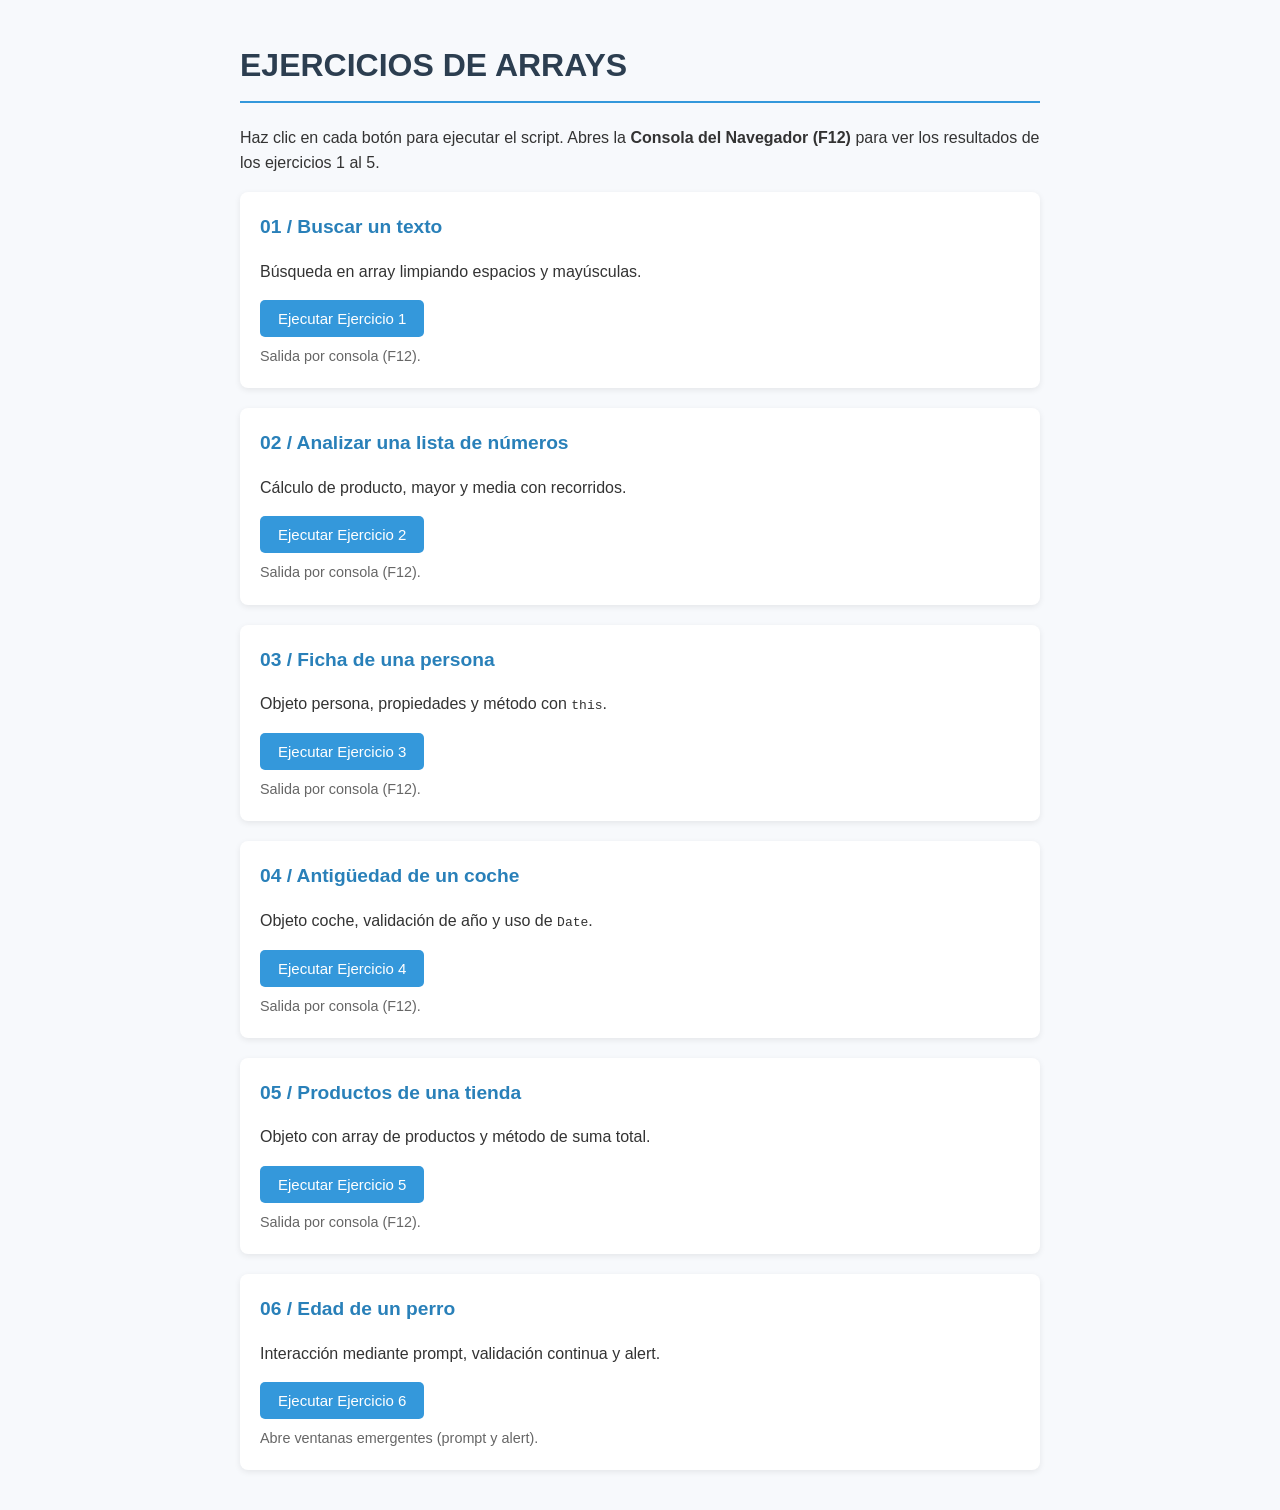
<file: ENTORNO CLIENTE/TEMA 2/EJ_ARRAYS/index.html>
<!DOCTYPE html>
<html lang="es">
<head>
  <meta charset="UTF-8">
  <meta name="viewport" content="width=device-width, initial-scale=1.0">
  <title>EJERCICIOS DE ARRAYS</title>
  <style>
    body {
      font-family: Arial, sans-serif;
      max-width: 800px;
      margin: 40px auto;
      padding: 0 20px;
      line-height: 1.6;
      background-color: #f7f9fc;
      color: #333;
    }
    h1 {
      color: #2c3e50;
      border-bottom: 2px solid #3498db;
      padding-bottom: 10px;
    }
    .card {
      background: white;
      padding: 20px;
      border-radius: 8px;
      box-shadow: 0 2px 6px rgba(0,0,0,0.08);
      margin-bottom: 20px;
    }
    .card h2 {
      margin-top: 0;
      font-size: 1.2rem;
      color: #2980b9;
    }
    button {
      background-color: #3498db;
      color: white;
      border: none;
      padding: 10px 18px;
      border-radius: 5px;
      font-size: 15px;
      cursor: pointer;
      transition: background-color 0.2s;
    }
    button:hover {
      background-color: #217dbb;
    }
    .note {
      font-size: 0.9em;
      color: #666;
      margin-top: 8px;
    }
  </style>
</head>
<body>

  <h1>EJERCICIOS DE ARRAYS</h1>
  <p>Haz clic en cada botón para ejecutar el script. Abres la <strong>Consola del Navegador (F12)</strong> para ver los resultados de los ejercicios 1 al 5.</p>

  <div class="card">
    <h2>01 / Buscar un texto</h2>
    <p>Búsqueda en array limpiando espacios y mayúsculas.</p>
    <button onclick="ejecutarScript('ejercicio01.js')">Ejecutar Ejercicio 1</button>
    <div class="note">Salida por consola (F12).</div>
  </div>

  <div class="card">
    <h2>02 / Analizar una lista de números</h2>
    <p>Cálculo de producto, mayor y media con recorridos.</p>
    <button onclick="ejecutarScript('ejercicio02.js')">Ejecutar Ejercicio 2</button>
    <div class="note">Salida por consola (F12).</div>
  </div>

  <div class="card">
    <h2>03 / Ficha de una persona</h2>
    <p>Objeto persona, propiedades y método con <code>this</code>.</p>
    <button onclick="ejecutarScript('ejercicio03.js')">Ejecutar Ejercicio 3</button>
    <div class="note">Salida por consola (F12).</div>
  </div>

  <div class="card">
    <h2>04 / Antigüedad de un coche</h2>
    <p>Objeto coche, validación de año y uso de <code>Date</code>.</p>
    <button onclick="ejecutarScript('ejercicio04.js')">Ejecutar Ejercicio 4</button>
    <div class="note">Salida por consola (F12).</div>
  </div>

  <div class="card">
    <h2>05 / Productos de una tienda</h2>
    <p>Objeto con array de productos y método de suma total.</p>
    <button onclick="ejecutarScript('ejercicio05.js')">Ejecutar Ejercicio 5</button>
    <div class="note">Salida por consola (F12).</div>
  </div>

  <div class="card">
    <h2>06 / Edad de un perro </h2>
    <p>Interacción mediante prompt, validación continua y alert.</p>
    <button onclick="ejecutarScript('ejercicio06.js')">Ejecutar Ejercicio 6</button>
    <div class="note">Abre ventanas emergentes (prompt y alert).</div>
  </div>

  <script>
    function ejecutarScript(nombreArchivo) {
      // Esto es una etiqueta script para volver a ejecutarlo cada vez que pulsamos.
      const script = document.createElement('script');
      script.src = nombreArchivo + '?t=' + new Date().getTime();
      document.body.appendChild(script);
    }
  </script>

</body>
</html>
</file>
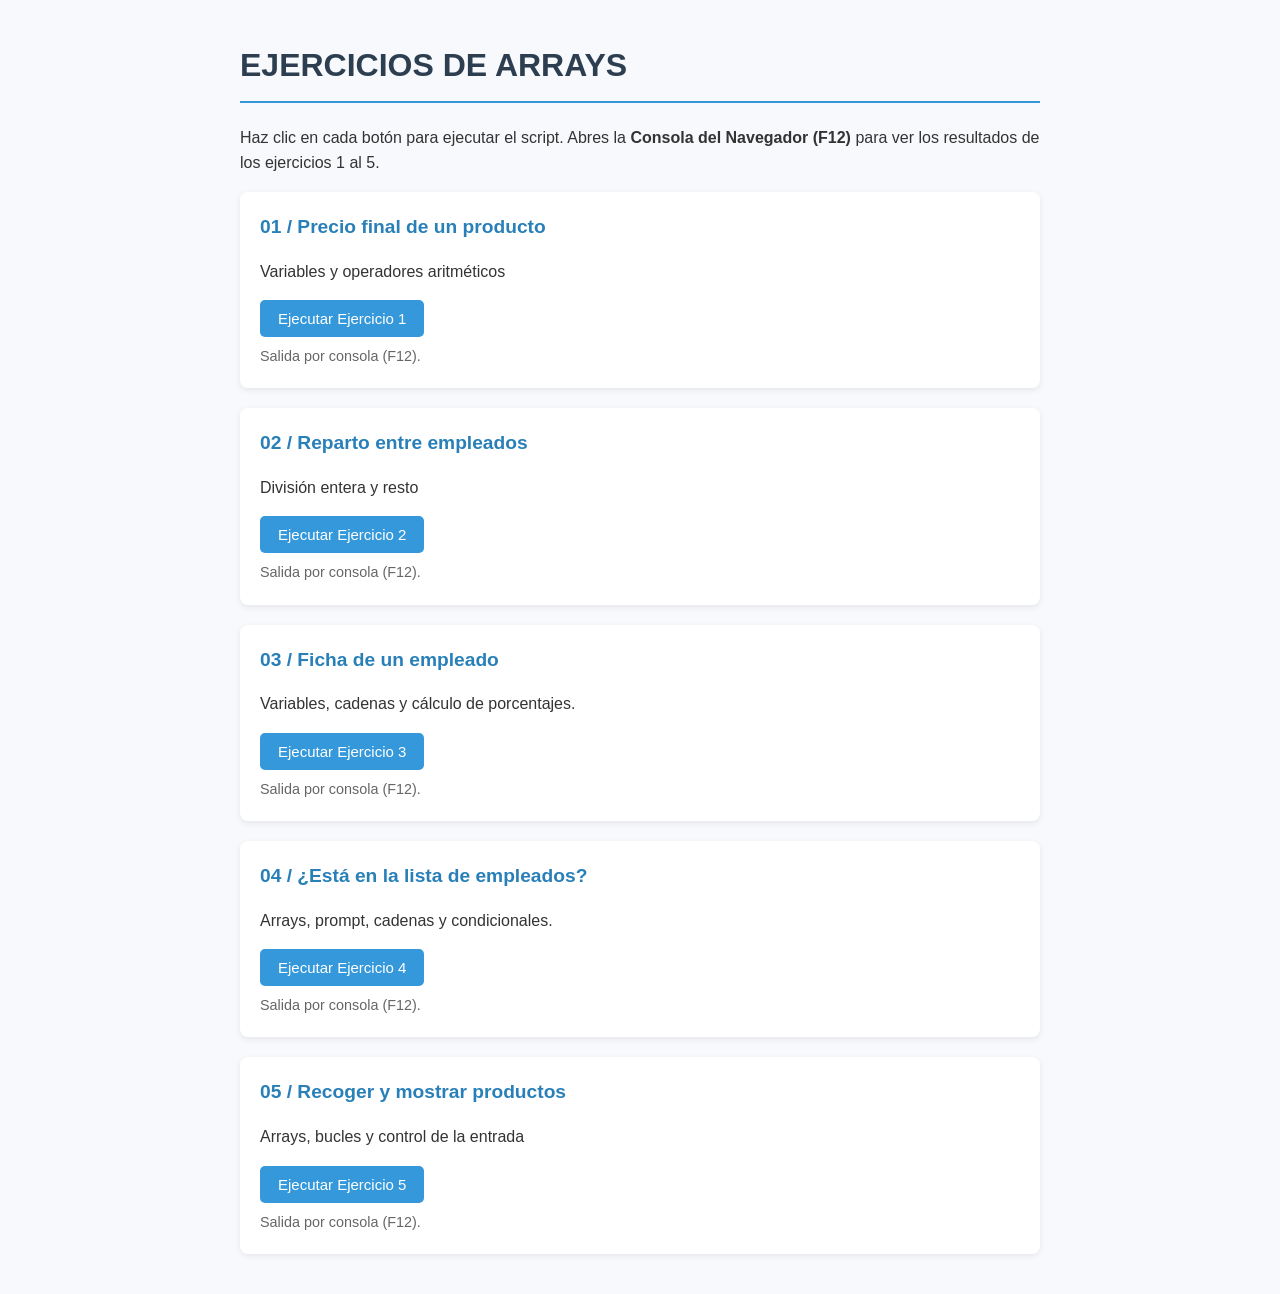
<file: ENTORNO CLIENTE/TEMA 2/EJ_TEMA2/index.html>
<!DOCTYPE html>
<html lang="es">

<head>
    <meta charset="UTF-8">
    <meta name="viewport" content="width=device-width, initial-scale=1.0">
    <title>EJERCICIOS TEMA 2</title>
    <style>
        body {
            font-family: Arial, sans-serif;
            max-width: 800px;
            margin: 40px auto;
            padding: 0 20px;
            line-height: 1.6;
            background-color: #f7f9fc;
            color: #333;
        }

        h1 {
            color: #2c3e50;
            border-bottom: 2px solid #3498db;
            padding-bottom: 10px;
        }

        .card {
            background: white;
            padding: 20px;
            border-radius: 8px;
            box-shadow: 0 2px 6px rgba(0, 0, 0, 0.08);
            margin-bottom: 20px;
        }

        .card h2 {
            margin-top: 0;
            font-size: 1.2rem;
            color: #2980b9;
        }

        button {
            background-color: #3498db;
            color: white;
            border: none;
            padding: 10px 18px;
            border-radius: 5px;
            font-size: 15px;
            cursor: pointer;
            transition: background-color 0.2s;
        }

        button:hover {
            background-color: #217dbb;
        }

        .note {
            font-size: 0.9em;
            color: #666;
            margin-top: 8px;
        }
    </style>
</head>

<body>

    <h1>EJERCICIOS DE ARRAYS</h1>
    <p>Haz clic en cada botón para ejecutar el script. Abres la <strong>Consola del Navegador (F12)</strong> para ver
        los resultados de los ejercicios 1 al 5.</p>

    <div class="card">
        <h2>01 / Precio final de un producto</h2>
        <p>Variables y operadores aritméticos</p>
        <button onclick="ejecutarScript('act1.js')">Ejecutar Ejercicio 1</button>
        <div class="note">Salida por consola (F12).</div>
    </div>

    <div class="card">
        <h2>02 / Reparto entre empleados</h2>
        <p>División entera y resto</p>
        <button onclick="ejecutarScript('act2.js')">Ejecutar Ejercicio 2</button>
        <div class="note">Salida por consola (F12).</div>
    </div>

    <div class="card">
        <h2>03 / Ficha de un empleado</h2>
        <p>Variables, cadenas y cálculo de porcentajes.</p>
        <button onclick="ejecutarScript('act3.js')">Ejecutar Ejercicio 3</button>
        <div class="note">Salida por consola (F12).</div>
    </div>

    <div class="card">
        <h2>04 / ¿Está en la lista de empleados?</h2>
        <p>Arrays, prompt, cadenas y condicionales</code>.</p>
        <button onclick="ejecutarScript('act4.js')">Ejecutar Ejercicio 4</button>
        <div class="note">Salida por consola (F12).</div>
    </div>

    <div class="card">
        <h2>05 / Recoger y mostrar productos</h2>
        <p>Arrays, bucles y control de la entrada</p>
        <button onclick="ejecutarScript('act5.js')">Ejecutar Ejercicio 5</button>
        <div class="note">Salida por consola (F12).</div>
    </div>

    <script>
        function ejecutarScript(nombreArchivo) {
            // Esto es una etiqueta script para volver a ejecutarlo cada vez que pulsamos.
            const script = document.createElement('script');
            script.src = nombreArchivo + '?t=' + new Date().getTime();
            document.body.appendChild(script);
        }
    </script>

</body>

</html>
</file>
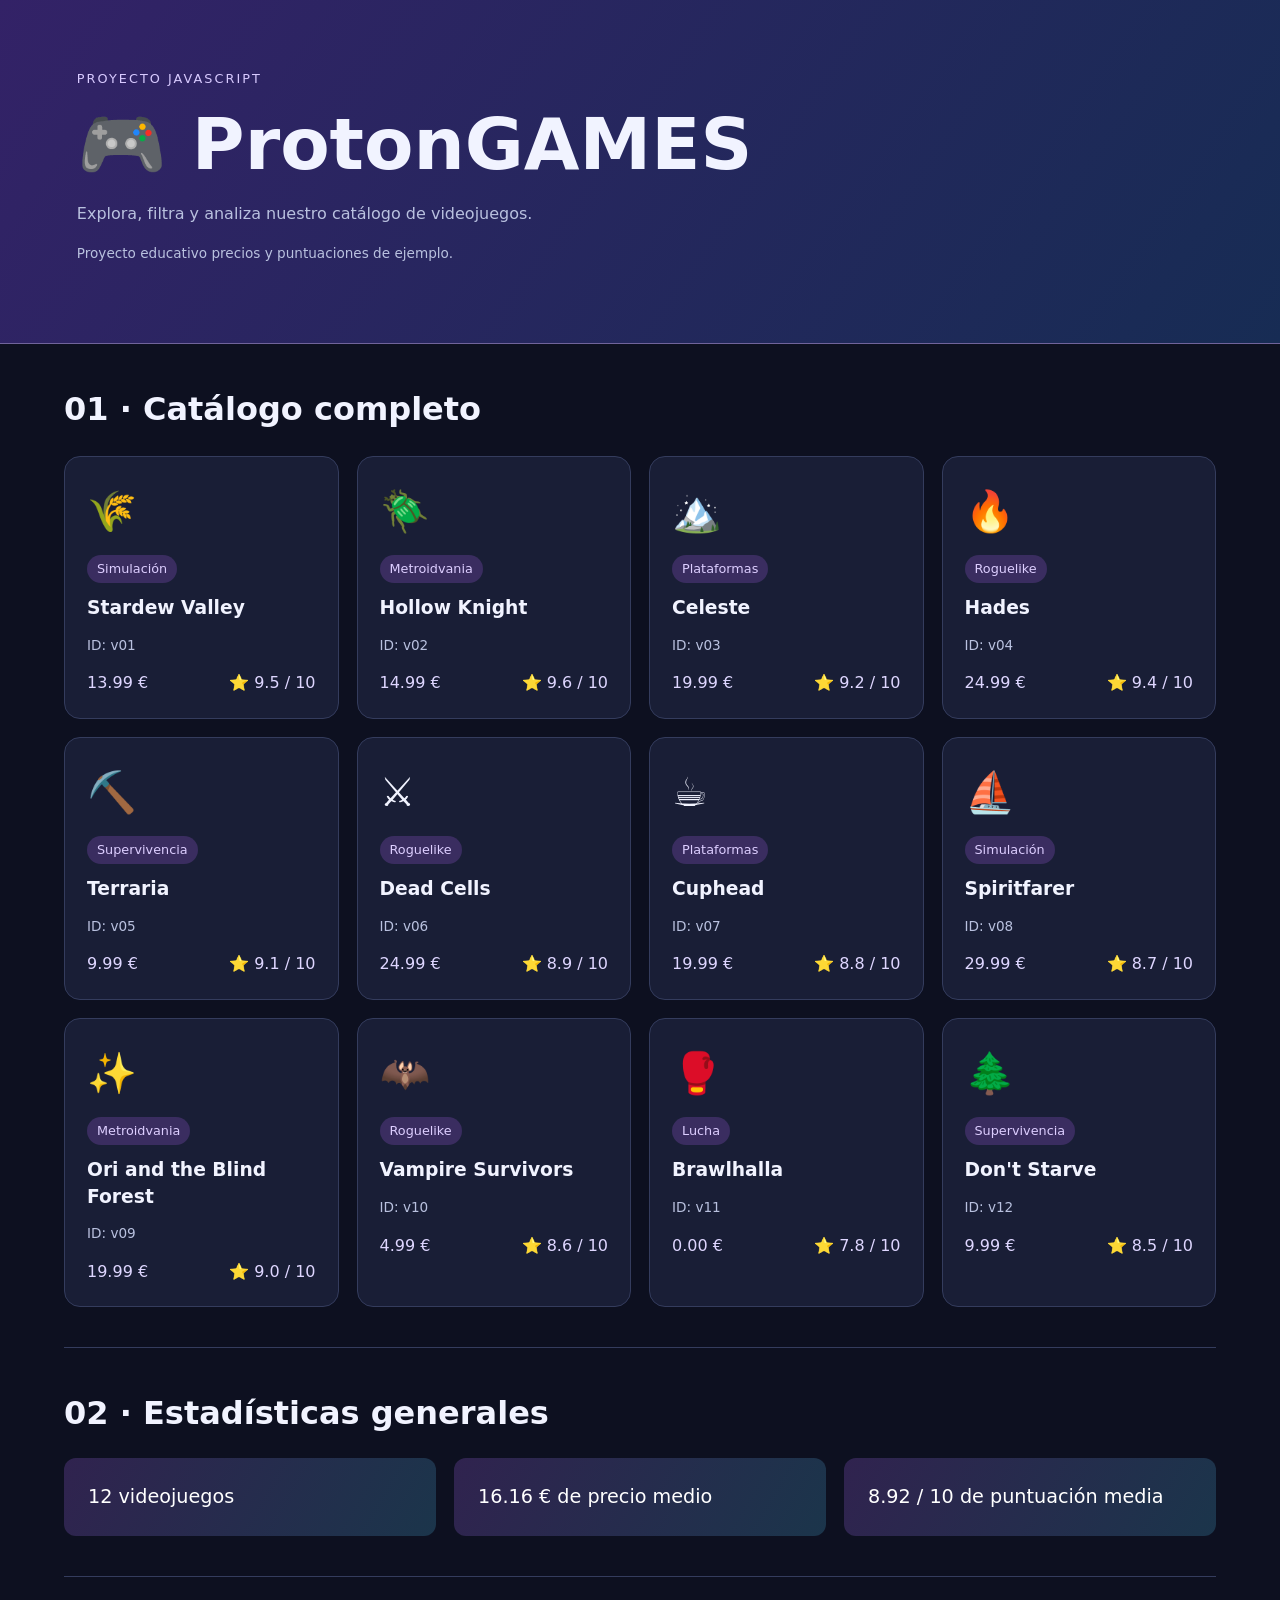
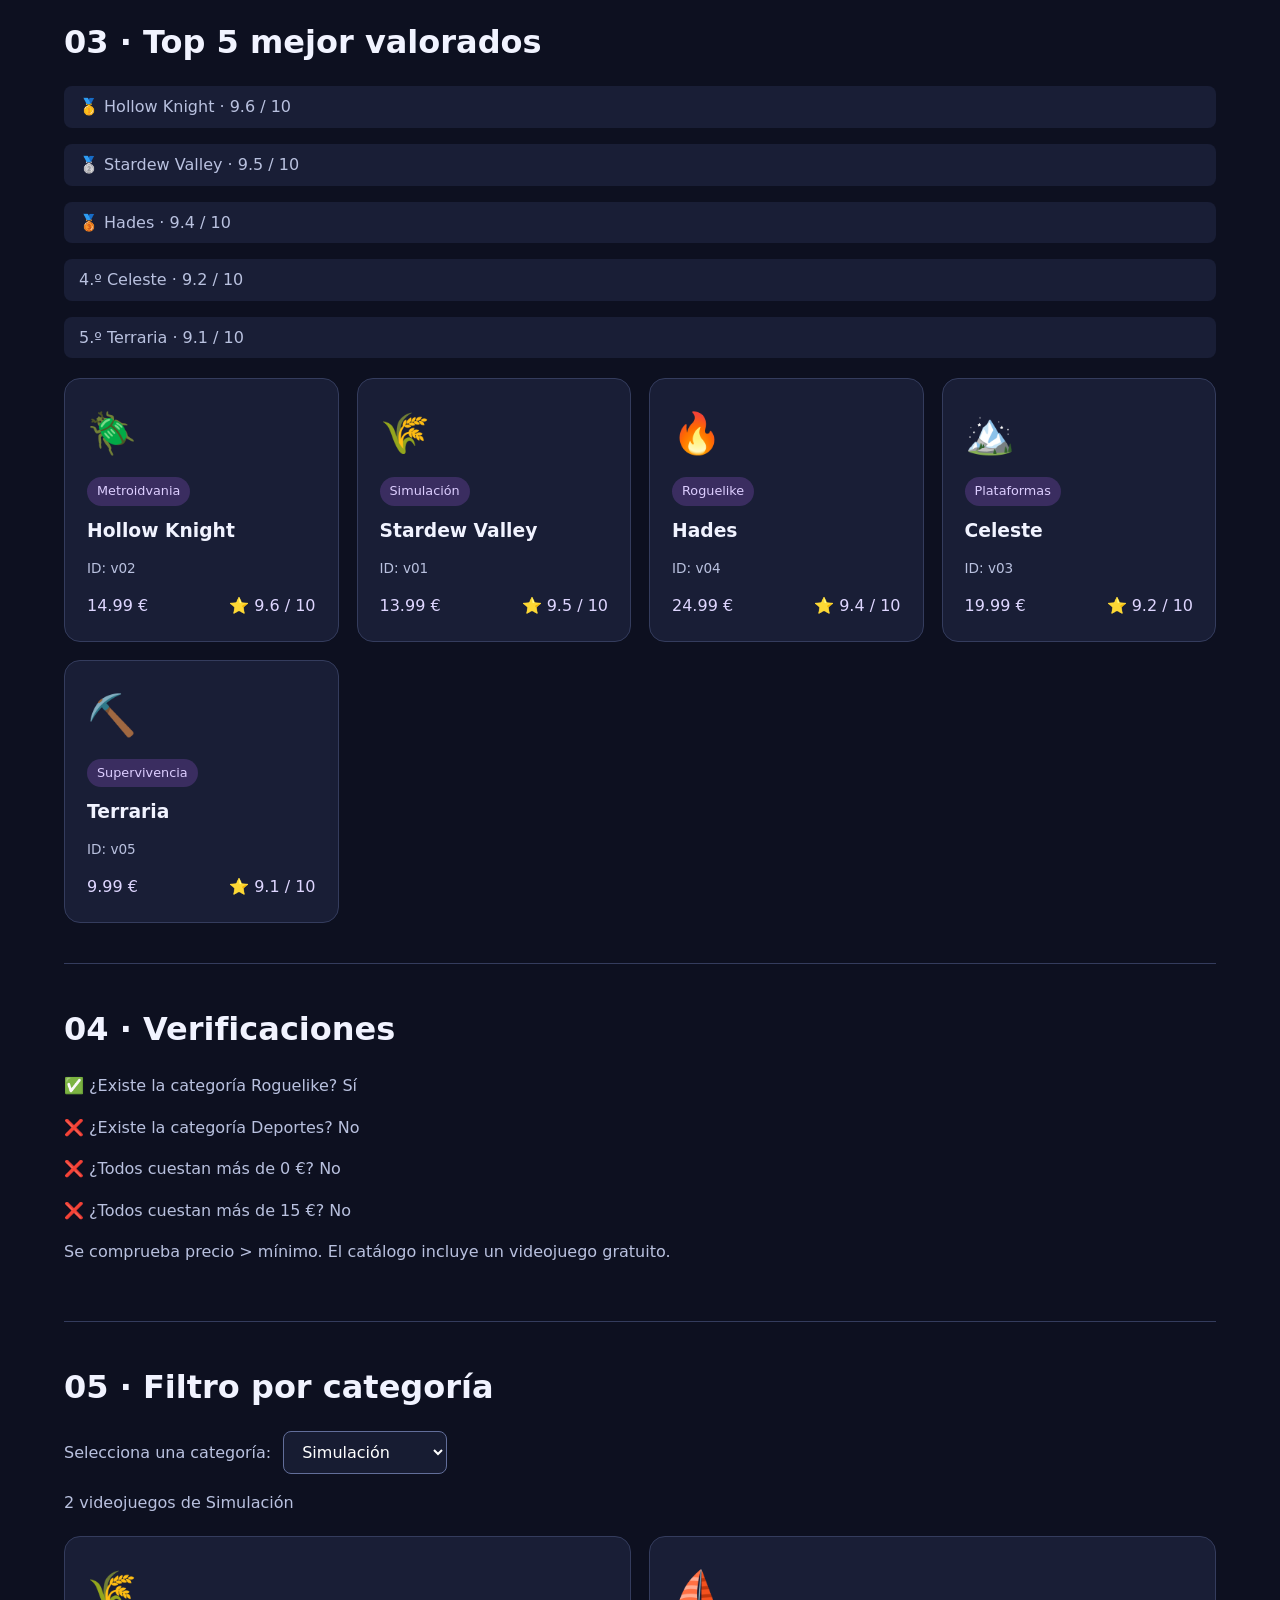
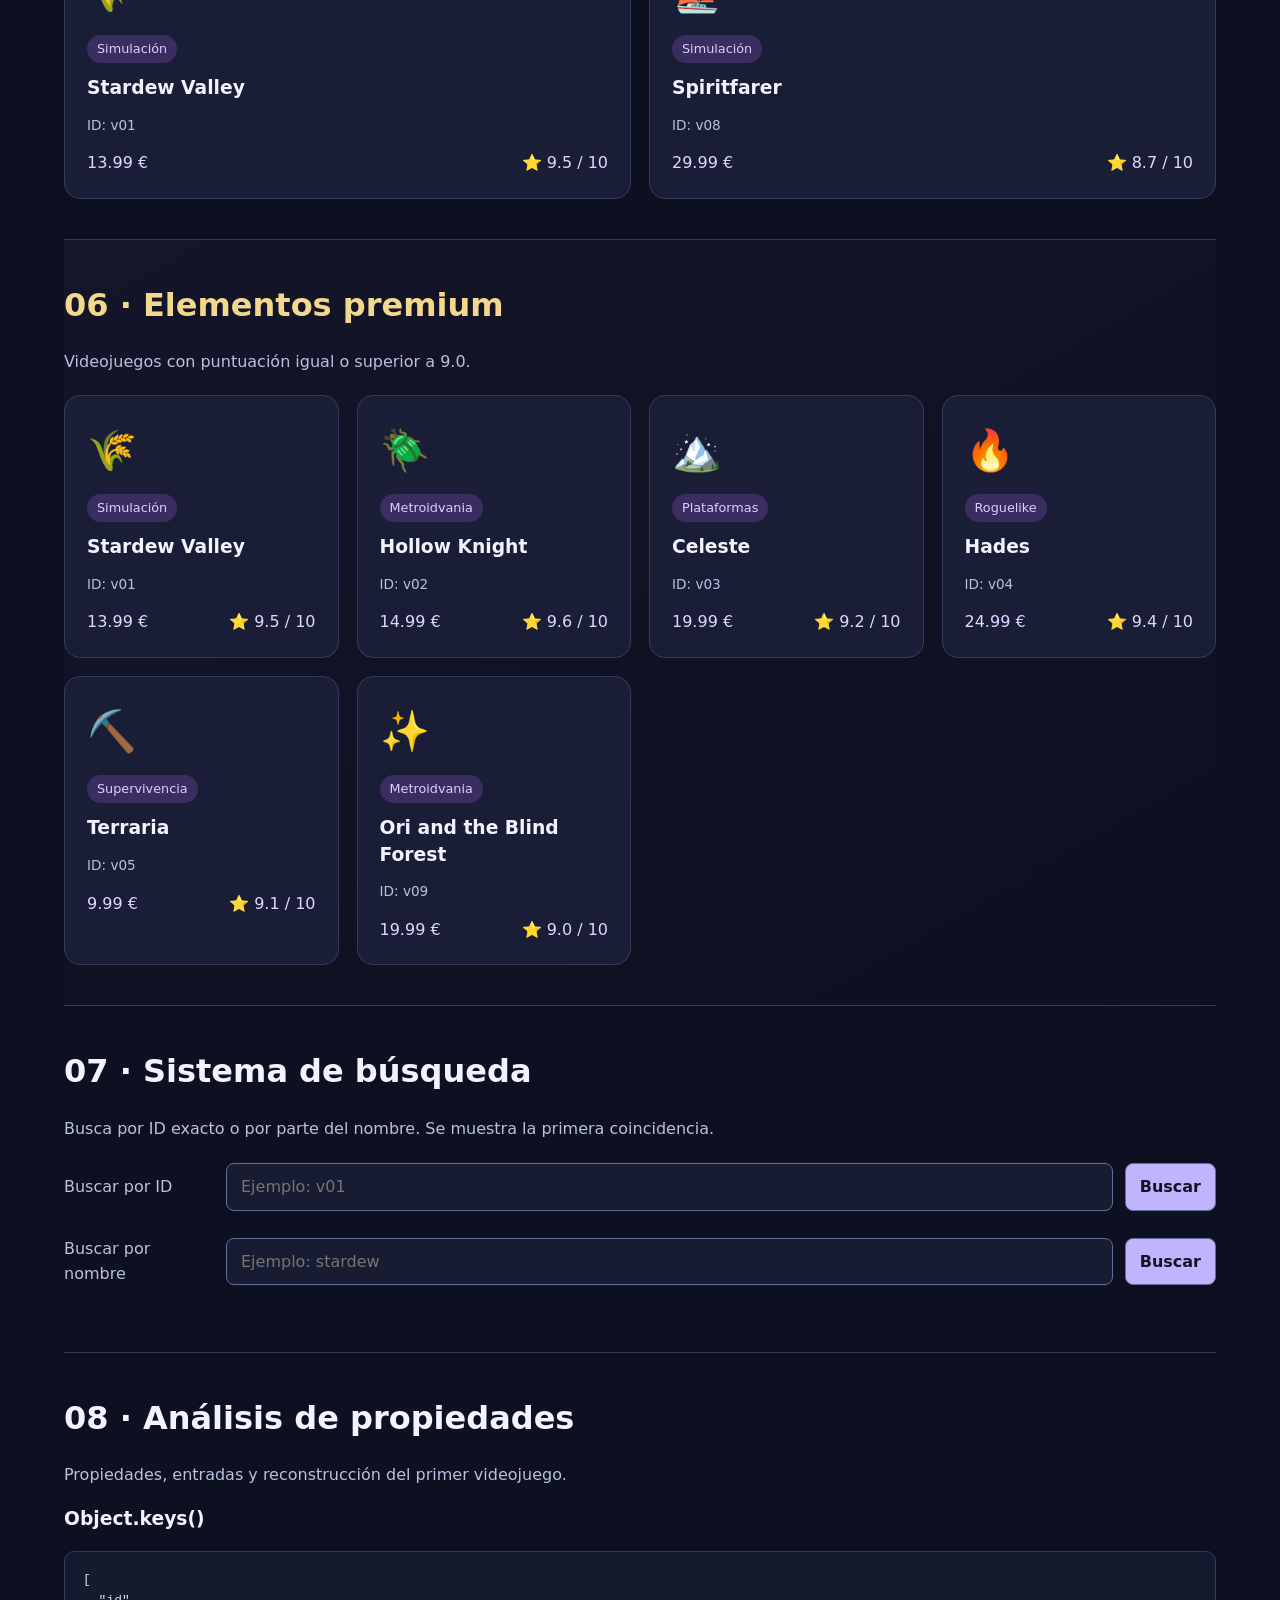
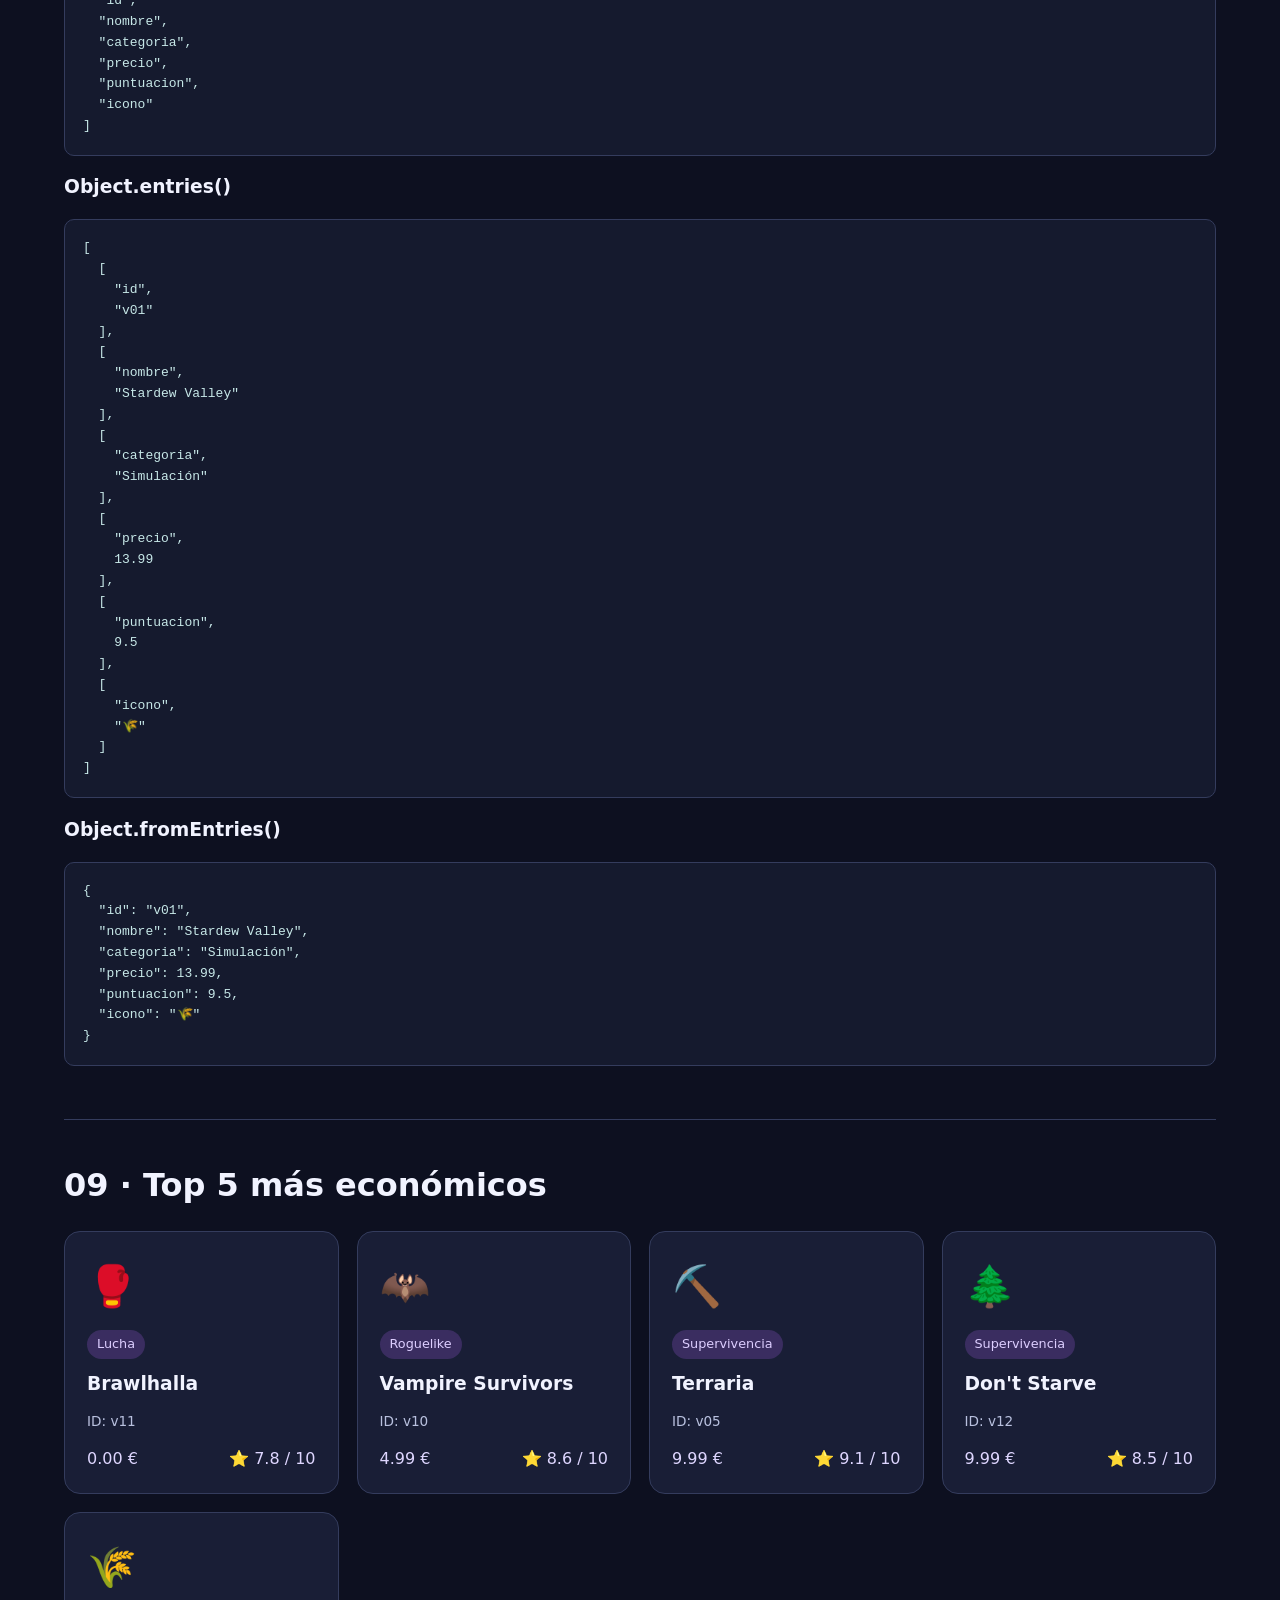
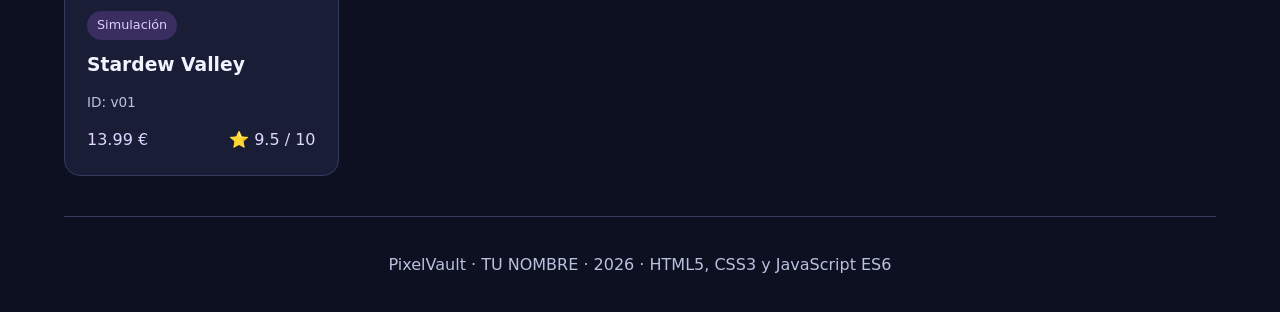
<file: ENTORNO CLIENTE/TEMA 3/MINIPROYECTO/index.html>
<!doctype html>
<html lang="es">
<head>
  <meta charset="UTF-8">
  <meta name="viewport" content="width=device-width, initial-scale=1.0">
  <title>ProtonGAMES · Catálogo de videojuegos</title>
  <link rel="stylesheet" href="./styles/styles.css">
  <script type="module" src="./js/app.js"></script>
</head>
<body>
  <header class="cabecera">
    <span class="etiqueta">PROYECTO JAVASCRIPT</span>
    <h1>🎮 ProtonGAMES</h1>
    <p>Explora, filtra y analiza nuestro catálogo de videojuegos.</p>
    <p class="aviso">
      Proyecto educativo precios y puntuaciones de ejemplo.
    </p>
  </header>

  <main id="contenido"></main>

  <footer id="pie"></footer>
</body>
</html>
</file>
<file: ENTORNO CLIENTE/TEMA 3/MINIPROYECTO/styles/styles.css>
:root {
  color-scheme: dark;

  --fondo: #0d1020;
  --panel: #191e36;
  --texto: #f1f3ff;
  --suave: #b9c1df;
  --acento: #a797ff;
  --borde: #343c5d;
}

* {
  box-sizing: border-box;
}

body {
  margin: 0;
  background: var(--fondo);
  color: var(--texto);
  font-family: system-ui, sans-serif;
  line-height: 1.6;
}

.cabecera {
  padding: 65px max(6vw, 20px);
  background: linear-gradient(125deg, #332267, #172c54);
  border-bottom: 1px solid #70649b;
}

.etiqueta {
  color: #d8caff;
  font-size: 0.8rem;
  letter-spacing: 0.16em;
}

h1 {
  margin: 12px 0;
  font-size: clamp(2.4rem, 7vw, 4.5rem);
  line-height: 1.15;
}

h2 {
  margin: 0 0 18px;
  font-size: clamp(1.4rem, 4vw, 2rem);
}

h3 {
  line-height: 1.4;
}

p {
  color: var(--suave);
}

.aviso {
  font-size: 0.85rem;
}

main {
  width: min(1200px, 90%);
  margin: auto;
}

section {
  padding: 40px 0;
  border-bottom: 1px solid var(--borde);
}

.rejilla {
  display: grid;
  grid-template-columns:
    repeat(auto-fit, minmax(min(100%, 240px), 1fr));
  gap: 18px;
  margin-top: 20px;
}

.tarjeta {
  padding: 22px;
  background: var(--panel);
  border: 1px solid var(--borde);
  border-radius: 16px;
  transition:
    transform 0.2s ease,
    border-color 0.2s ease,
    box-shadow 0.2s ease;
}

.tarjeta:hover {
  transform: translateY(-5px);
  border-color: var(--acento);
  box-shadow: 0 12px 25px #00000030;
}

.tarjeta h3 {
  margin: 12px 0;
}

.icono {
  margin-bottom: 12px;
  font-size: 2.5rem;
}

.categoria {
  display: inline-block;
  padding: 4px 10px;
  background: #3a2d60;
  color: #ddceff;
  border-radius: 20px;
  font-size: 0.8rem;
}

.identificador {
  font-size: 0.85rem;
}

.datos {
  display: flex;
  flex-wrap: wrap;
  justify-content: space-between;
  gap: 8px;
  color: #ded6ff;
}

.metricas {
  display: grid;
  grid-template-columns:
    repeat(auto-fit, minmax(min(100%, 200px), 1fr));
  gap: 18px;
}

.metrica {
  margin: 0;
  padding: 24px;
  background: linear-gradient(120deg, #30234f, #1b354b);
  color: white;
  border-radius: 12px;
  font-size: 1.2rem;
}

.ranking {
  padding: 8px 15px;
  background: var(--panel);
  border-radius: 8px;
}

.destacada {
  background: linear-gradient(150deg, #251e3c55, transparent);
}

.destacada h2 {
  color: #f2d88d;
}

label {
  color: var(--suave);
}

input,
select,
button {
  padding: 10px 14px;
  border: 1px solid #626e9a;
  border-radius: 8px;
  font: inherit;
}

input,
select {
  max-width: 100%;
  background: #171c32;
  color: white;
}

select {
  margin-left: 12px;
}

button {
  background: #c1b4ff;
  color: #171126;
  cursor: pointer;
  font-weight: 700;
  transition: background 0.2s ease;
}

button:hover {
  background: #e1daff;
}

:focus-visible {
  outline: 3px solid #75dfef;
  outline-offset: 4px;
}

form {
  display: grid;
  grid-template-columns: 150px minmax(0, 1fr) auto;
  align-items: center;
  gap: 12px;
  margin-top: 22px;
}

.resultado {
  margin-bottom: 25px;
}

pre {
  overflow: auto;
  padding: 18px;
  background: #151a2e;
  color: #c7e8e8;
  border: 1px solid var(--borde);
  border-radius: 10px;
}

.vacio {
  padding: 15px;
}

footer {
  padding: 35px 5%;
  color: var(--suave);
  text-align: center;
}

@media (max-width: 600px) {
  .cabecera {
    padding-top: 40px;
  }

  form {
    grid-template-columns: 1fr;
  }

  select {
    display: block;
    width: 100%;
    margin: 10px 0;
  }

  button {
    width: 100%;
  }
}

@media (prefers-reduced-motion: reduce) {
  * {
    transition: none !important;
  }

  .tarjeta:hover {
    transform: none;
  }
}
</file>
